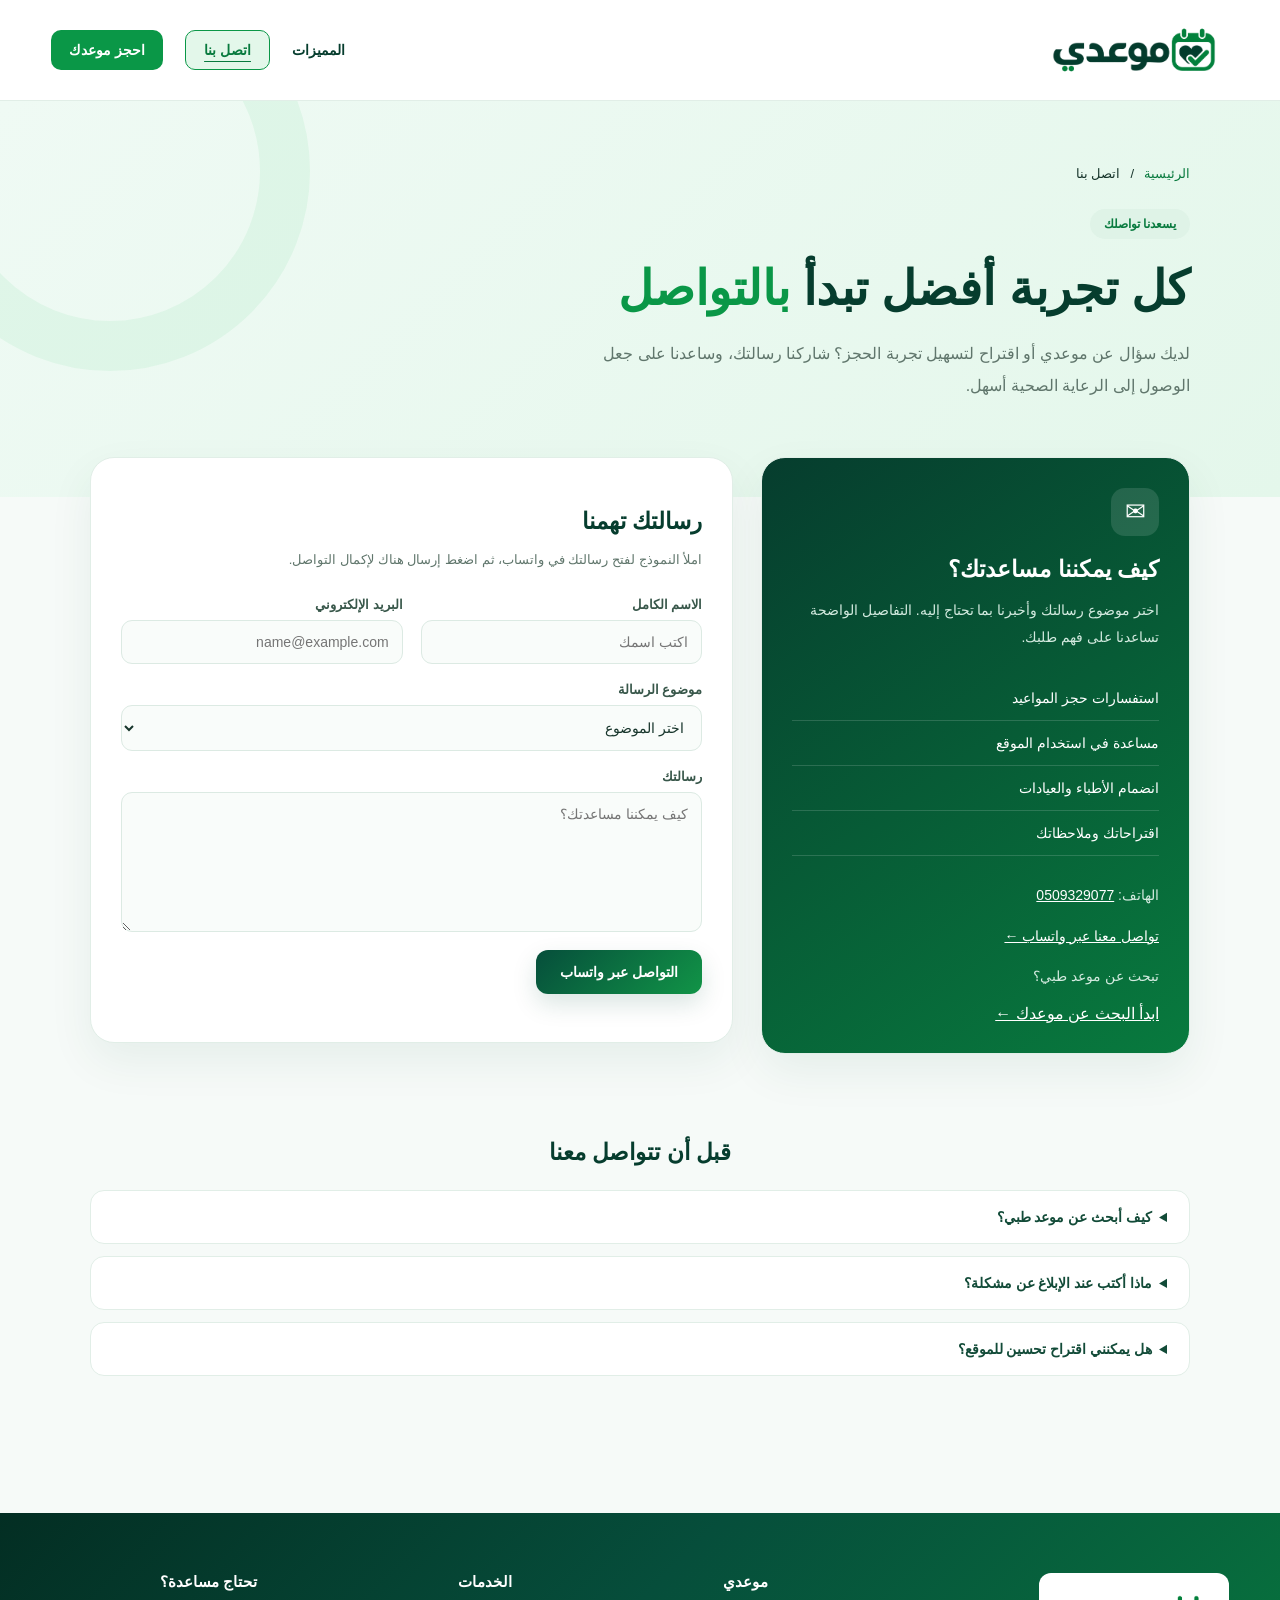
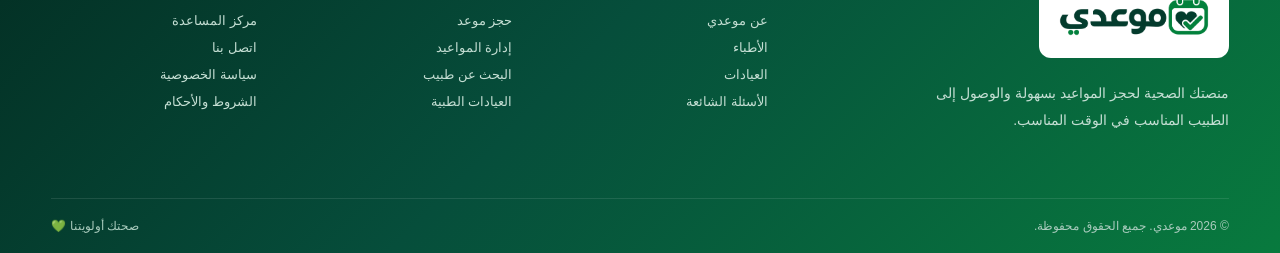
<file: contact.html>
<!DOCTYPE html>
<html lang="ar" dir="rtl">
<head>
    <meta charset="UTF-8">
    <meta name="viewport" content="width=device-width, initial-scale=1.0">
    <meta name="description" content="تواصل مع موعدي للاستفسار عن حجز المواعيد الطبية أو مشاركة اقتراحاتك وملاحظاتك.">
    <title>اتصل بنا | موعدي</title>
    <style>
        * { box-sizing: border-box; }
        [hidden] { display: none !important; }
        body { margin: 0; font-family: Tahoma, Arial, sans-serif; background: #f6faf8; color: #17352b; }
        a { color: #087a3e; }
        .contact-container { width: min(1100px, 92%); margin: auto; }
        .contact-hero { position: relative; overflow: hidden; padding: 65px 0 95px; background: linear-gradient(135deg, #effaf4, #e4f7eb); }
        .contact-hero::after { content: ""; position: absolute; width: 300px; height: 300px; left: -90px; top: -130px; border: 50px solid rgba(34,197,94,.07); border-radius: 50%; pointer-events: none; }
        .contact-breadcrumb { display: flex; gap: 10px; font-size: 13px; margin-bottom: 28px; }
        .contact-breadcrumb a { text-decoration: none; }
        .contact-eyebrow { display: inline-block; padding: 8px 14px; border-radius: 30px; background: #dff3e7; color: #087a3e; font-size: 12px; font-weight: bold; }
        h1 { margin: 16px 0; color: #063d2e; font-size: clamp(32px, 5vw, 48px); line-height: 1.4; }
        h1 span { color: #0a9747; }
        .contact-hero p { max-width: 640px; margin: 0; color: #60766c; line-height: 2; }
        .contact-grid { position: relative; display: grid; grid-template-columns: .8fr 1.2fr; gap: 28px; margin-top: -40px; padding-bottom: 65px; align-items: start; }
        .contact-card { background: white; padding: 30px; border: 1px solid #e1eee7; border-radius: 24px; box-shadow: 0 18px 45px rgba(5,78,50,.07); }
        .contact-info { background: linear-gradient(145deg, #063d2e, #087a3e); color: white; }
        .contact-icon { display: inline-flex; align-items: center; justify-content: center; width: 48px; height: 48px; background: rgba(255,255,255,.12); border-radius: 14px; font-size: 25px; }
        h2 { font-size: 23px; margin: 20px 0 12px; color: #063d2e; }
        .contact-info h2 { color: white; }
        .contact-info p { line-height: 1.9; color: #d3eadf; font-size: 14px; }
        .contact-topics { padding: 0; list-style: none; margin: 26px 0; }
        .contact-topics li { padding: 14px 0; border-bottom: 1px solid rgba(255,255,255,.15); font-size: 14px; }
        .contact-info a { color: white; }
        .contact-note { font-size: 13px; line-height: 1.9; color: #60766c; }
        .contact-fields { display: grid; grid-template-columns: 1fr 1fr; gap: 18px; margin-top: 24px; }
        .contact-field { display: flex; flex-direction: column; gap: 8px; }
        .contact-wide { grid-column: 1 / -1; }
        label { font-size: 13px; font-weight: bold; color: #38574a; }
        input, select, textarea { width: 100%; padding: 13px; border: 1px solid #dceae3; border-radius: 11px; background: #f9fcfa; color: #17352b; font: inherit; font-size: 14px; }
        input[type="email"] { direction: ltr; text-align: right; }
        textarea { resize: vertical; min-height: 140px; }
        input:focus, select:focus, textarea:focus { outline: 2px solid #21a458; outline-offset: 2px; background: white; }
        .contact-submit { display: inline-flex; justify-content: center; border: 0; border-radius: 12px; padding: 14px 24px; background: linear-gradient(135deg, #064e3b, #119447); color: white; font: inherit; font-size: 14px; font-weight: bold; cursor: pointer; box-shadow: 0 10px 25px rgba(6,78,59,.15); }
        .contact-submit:hover { background: #087a3e; }
        .contact-submit:focus-visible, summary:focus-visible { outline: 3px solid #21a458; outline-offset: 4px; }
        .contact-status { margin: 0; font-size: 13px; line-height: 1.9; color: #087a3e; }
        .contact-faq { padding-bottom: 65px; }
        .contact-faq h2 { text-align: center; margin-bottom: 24px; }
        details { border: 1px solid #e1eee7; background: white; padding: 18px 22px; border-radius: 14px; margin-bottom: 12px; }
        summary { cursor: pointer; font-size: 14px; font-weight: bold; color: #124b38; }
        details p { line-height: 1.9; color: #60766c; font-size: 14px; margin-bottom: 0; }
        @media (max-width: 760px) {
            .contact-grid { grid-template-columns: 1fr; gap: 20px; }
            .contact-card { padding: 24px; }
            .contact-hero { padding-top: 40px; }
        }
        @media (max-width: 480px) {
            .contact-fields { grid-template-columns: 1fr; }
            .contact-submit { width: 100%; }
        }
    </style>

</head>
<body>
    <div id="mwa-header"></div>
    <main>
        <section class="contact-hero" aria-labelledby="contact-title">
            <div class="contact-container">
                <nav class="contact-breadcrumb" aria-label="مسار الصفحة">
                    <a href="index.html">الرئيسية</a><span aria-hidden="true">/</span><span aria-current="page">اتصل بنا</span>
                </nav>
                <span class="contact-eyebrow">يسعدنا تواصلك</span>
                <h1 id="contact-title">كل تجربة أفضل تبدأ <span>بالتواصل</span></h1>
                <p>لديك سؤال عن موعدي أو اقتراح لتسهيل تجربة الحجز؟ شاركنا رسالتك، وساعدنا على جعل الوصول إلى الرعاية الصحية أسهل.</p>
            </div>
        </section>
        <div class="contact-container">
            <div class="contact-grid">
                <aside class="contact-card contact-info" aria-labelledby="help-title">
                    <span class="contact-icon" aria-hidden="true">✉</span>
                    <h2 id="help-title">كيف يمكننا مساعدتك؟</h2>
                    <p>اختر موضوع رسالتك وأخبرنا بما تحتاج إليه. التفاصيل الواضحة تساعدنا على فهم طلبك.</p>
                    <ul class="contact-topics">
                        <li>استفسارات حجز المواعيد</li>
                        <li>مساعدة في استخدام الموقع</li>
                        <li>انضمام الأطباء والعيادات</li>
                        <li>اقتراحاتك وملاحظاتك</li>
                    </ul>
                    <div id="contact-channels" hidden></div>
                    <p>تبحث عن موعد طبي؟</p>
                    <a href="index.html#booking">ابدأ البحث عن موعدك ←</a>
                </aside>
                <section class="contact-card" aria-labelledby="message-title">
                    <h2 id="message-title">رسالتك تهمنا</h2>
                    <p class="contact-note" id="form-help">املأ النموذج لفتح رسالتك في واتساب، ثم اضغط إرسال هناك لإكمال التواصل.</p>
                    <form id="contact-form" aria-describedby="form-help">
                        <div class="contact-fields">
                            <div class="contact-field">
                                <label for="contact-name">الاسم الكامل</label>
                                <input id="contact-name" name="name" autocomplete="name" placeholder="اكتب اسمك" maxlength="100" required>
                            </div>
                            <div class="contact-field">
                                <label for="contact-email">البريد الإلكتروني</label>
                                <input id="contact-email" name="email" type="email" autocomplete="email" placeholder="name@example.com" maxlength="254" required>
                            </div>
                            <div class="contact-field contact-wide">
                                <label for="contact-subject">موضوع الرسالة</label>
                                <select id="contact-subject" name="subject" required>
                                    <option value="">اختر الموضوع</option>
                                    <option>استفسار عن حجز موعد</option>
                                    <option>مساعدة في استخدام الموقع</option>
                                    <option>انضمام طبيب أو عيادة</option>
                                    <option>اقتراح أو ملاحظة</option>
                                    <option>استفسار آخر</option>
                                </select>
                            </div>
                            <div class="contact-field contact-wide">
                                <label for="contact-message">رسالتك</label>
                                <textarea id="contact-message" name="message" placeholder="كيف يمكننا مساعدتك؟" maxlength="4000" required></textarea>
                            </div>
                            <div class="contact-wide">
                                <button class="contact-submit" id="contact-submit" type="submit">التواصل عبر واتساب</button>
                            </div>
                            <p class="contact-status contact-wide" id="contact-status" role="status" aria-live="polite"></p>
                            <div class="contact-field contact-wide" id="copy-fallback" hidden>
                                <label for="prepared-message">رسالتك جاهزة للنسخ يدويًا</label>
                                <textarea id="prepared-message" readonly></textarea>
                            </div>
                        </div>
                    </form>
                </section>
            </div>
            <section class="contact-faq" aria-labelledby="faq-title">
                <h2 id="faq-title">قبل أن تتواصل معنا</h2>
                <details><summary>كيف أبحث عن موعد طبي؟</summary><p>انتقل إلى <a href="index.html#booking">بطاقة البحث عن موعد</a> في الصفحة الرئيسية، ثم اختر التخصص والمدينة والتاريخ المناسب لك.</p></details>
                <details><summary>ماذا أكتب عند الإبلاغ عن مشكلة؟</summary><p>اذكر الصفحة التي واجهت فيها المشكلة والخطوات التي قمت بها وما ظهر لك، حتى يكون طلبك واضحًا.</p></details>
                <details><summary>هل يمكنني اقتراح تحسين للموقع؟</summary><p>بالتأكيد، اختر «اقتراح أو ملاحظة» من موضوع الرسالة وشاركنا فكرتك والتجربة التي ترغب في تحسينها.</p></details>
            </section>
        </div>
    </main>
    <div id="mwa-footer"></div>
    <script>
        // Add the site's real contact details here when available.
        const contactConfig = { email: "", phone: "0509329077", whatsapp: "966509329077" };

        async function loadTemplate(id, file) {
            const container = document.getElementById(id);
            try {
                const response = await fetch(file);
                if (!response.ok) throw new Error("تعذر تحميل القالب");
                container.innerHTML = await response.text();
                if (id === "mwa-header") {
                    container.querySelector('a[href="contact.html"]')?.setAttribute("aria-current", "page");
                }
            } catch (error) {
                const link = document.createElement("a");
                link.href = "index.html";
                link.textContent = "موعدي — العودة إلى الرئيسية";
                container.replaceChildren(link);
            }
        }
        loadTemplate("mwa-header", "header.html");
        loadTemplate("mwa-footer", "footer.html");

        const channels = document.getElementById("contact-channels");
        for (const [key, label, scheme] of [["email", "البريد الإلكتروني", "mailto:"], ["phone", "الهاتف", "tel:"]]) {
            if (!contactConfig[key]) continue;
            channels.hidden = false;
            const p = document.createElement("p");
            const a = document.createElement("a");
            a.href = scheme + contactConfig[key];
            a.textContent = contactConfig[key];
            a.dir = "ltr";
            p.append(label + ": ", a);
            channels.append(p);
        }
        if (contactConfig.whatsapp) {
            const p = document.createElement("p");
            const a = document.createElement("a");
            a.href = "https://wa.me/" + contactConfig.whatsapp;
            a.textContent = "تواصل معنا عبر واتساب ←";
            p.append(a);
            channels.append(p);
            channels.hidden = false;
        }
        if (contactConfig.email) {
            document.getElementById("contact-submit").textContent = "فتح الرسالة في البريد";
            document.getElementById("form-help").textContent = "املأ النموذج لفتح رسالتك في تطبيق البريد، ثم أرسلها من هناك.";
        }
        document.getElementById("contact-form").addEventListener("submit", async (event) => {
            event.preventDefault();
            const data = new FormData(event.currentTarget);
            const status = document.getElementById("contact-status");
            const name = data.get("name").trim();
            const message = data.get("message").trim();
            if (!name || !message) {
                status.textContent = "يرجى كتابة الاسم والرسالة قبل المتابعة.";
                return;
            }
            const text = `الاسم: ${name}\nالبريد الإلكتروني: ${data.get("email")}\nالموضوع: ${data.get("subject")}\n\n${message}`;
            if (contactConfig.whatsapp) {
                window.location.href = `https://wa.me/${contactConfig.whatsapp}?text=${encodeURIComponent(text)}`;
                status.textContent = "أكمل إرسال رسالتك من واتساب.";
                return;
            }
            if (contactConfig.email) {
                window.location.href = `mailto:${contactConfig.email}?subject=${encodeURIComponent("موعدي | " + data.get("subject"))}&body=${encodeURIComponent(text)}`;
                status.textContent = "أكمل إرسال الرسالة من تطبيق البريد الإلكتروني. إذا لم يفتح، استخدم رابط البريد في بيانات التواصل.";
                return;
            }
            try {
                await navigator.clipboard.writeText(text);
                status.textContent = "تم نسخ الرسالة. لم تُرسل بعد؛ يمكنك الاحتفاظ بها أو لصقها في وسيلة التواصل المناسبة.";
            } catch (error) {
                document.getElementById("copy-fallback").hidden = false;
                const prepared = document.getElementById("prepared-message");
                prepared.value = text;
                prepared.focus();
                prepared.select();
                status.textContent = "انسخ الرسالة يدويًا من الحقل أدناه. لم تُرسل الرسالة.";
            }
        });
    </script>
</body>
</html>
</file>
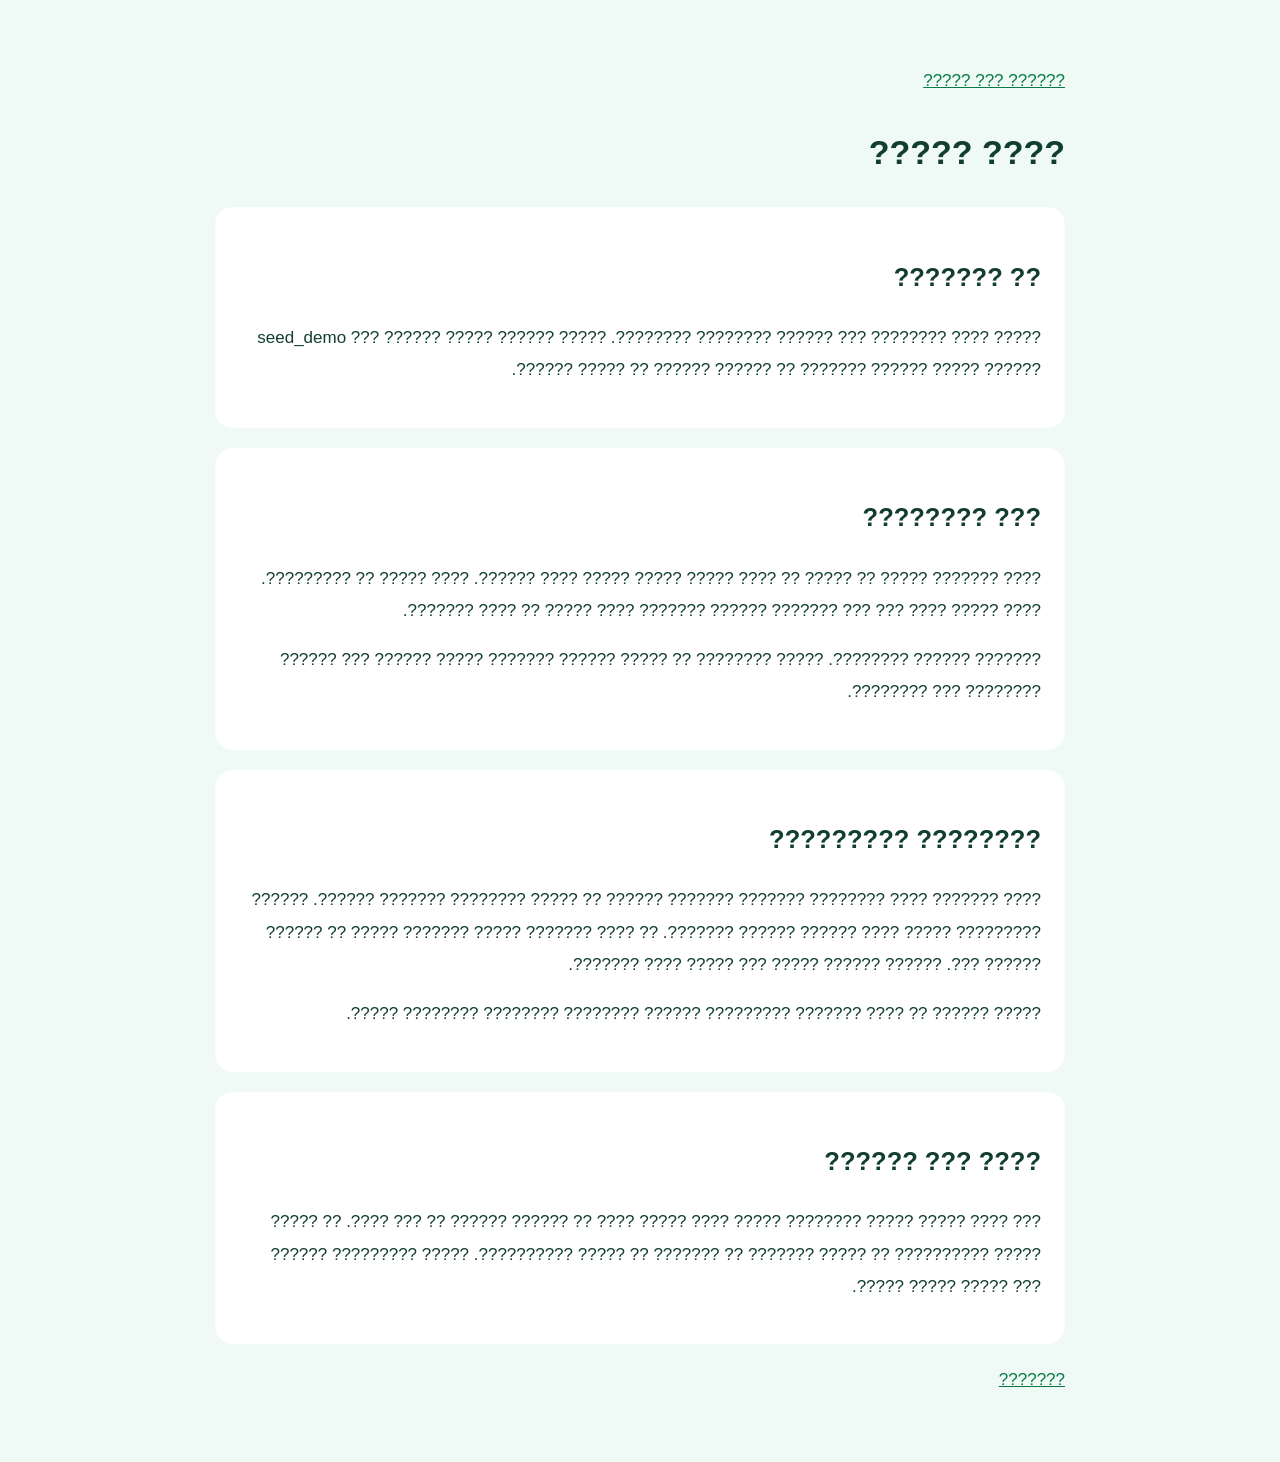
<file: help.html>
<!doctype html><html lang="ar" dir="rtl"><head><meta charset="utf-8"><meta name="viewport" content="width=device-width,initial-scale=1"><title>????? | ???? ???????</title><style>body{font:17px/1.9 Tahoma,Arial;background:#eff9f5;color:#123e31;margin:0}main{max-width:850px;margin:40px auto;padding:25px}section{background:#fff;padding:24px;border-radius:18px;margin:20px 0}a{color:#087a46}</style></head><body><main><a href="index.html">?????? ??? ?????</a><h1>???? ?????</h1><section id="about"><h2>?? ???????</h2><p>????? ???? ???????? ??? ?????? ???????? ????????. ????? ?????? ????? ?????? ??? seed_demo ?????? ????? ?????? ??????? ?? ?????? ?????? ?? ????? ??????.</p></section><section id="faq"><h2>??? ????????</h2><p>???? ??????? ????? ?? ????? ?? ???? ????? ????? ????? ???? ??????. ???? ????? ?? ?????????. ???? ????? ???? ??? ??? ??????? ?????? ??????? ???? ????? ?? ???? ???????.</p><p>??????? ?????? ????????. ????? ???????? ?? ????? ?????? ??????? ????? ?????? ??? ?????? ???????? ??? ????????.</p></section><section id="data"><h2>???????? ?????????</h2><p>???? ??????? ???? ???????? ??????? ??????? ?????? ?? ????? ???????? ??????? ??????. ?????? ????????? ????? ???? ?????? ?????? ???????. ?? ???? ??????? ????? ??????? ????? ?? ?????? ?????? ???. ?????? ?????? ????? ??? ????? ???? ???????.</p><p>????? ?????? ?? ???? ??????? ????????? ?????? ???????? ???????? ???????? ?????.</p></section><section id="scope"><h2>???? ??? ??????</h2><p>??? ???? ????? ????? ???????? ????? ???? ????? ???? ?? ?????? ?????? ?? ??? ????. ?? ????? ????? ?????????? ?? ????? ??????? ?? ??????? ?? ????? ??????????. ????? ????????? ?????? ??? ????? ????? ?????.</p></section><a href="/bookings/">???????</a></main></body></html>
</file>
